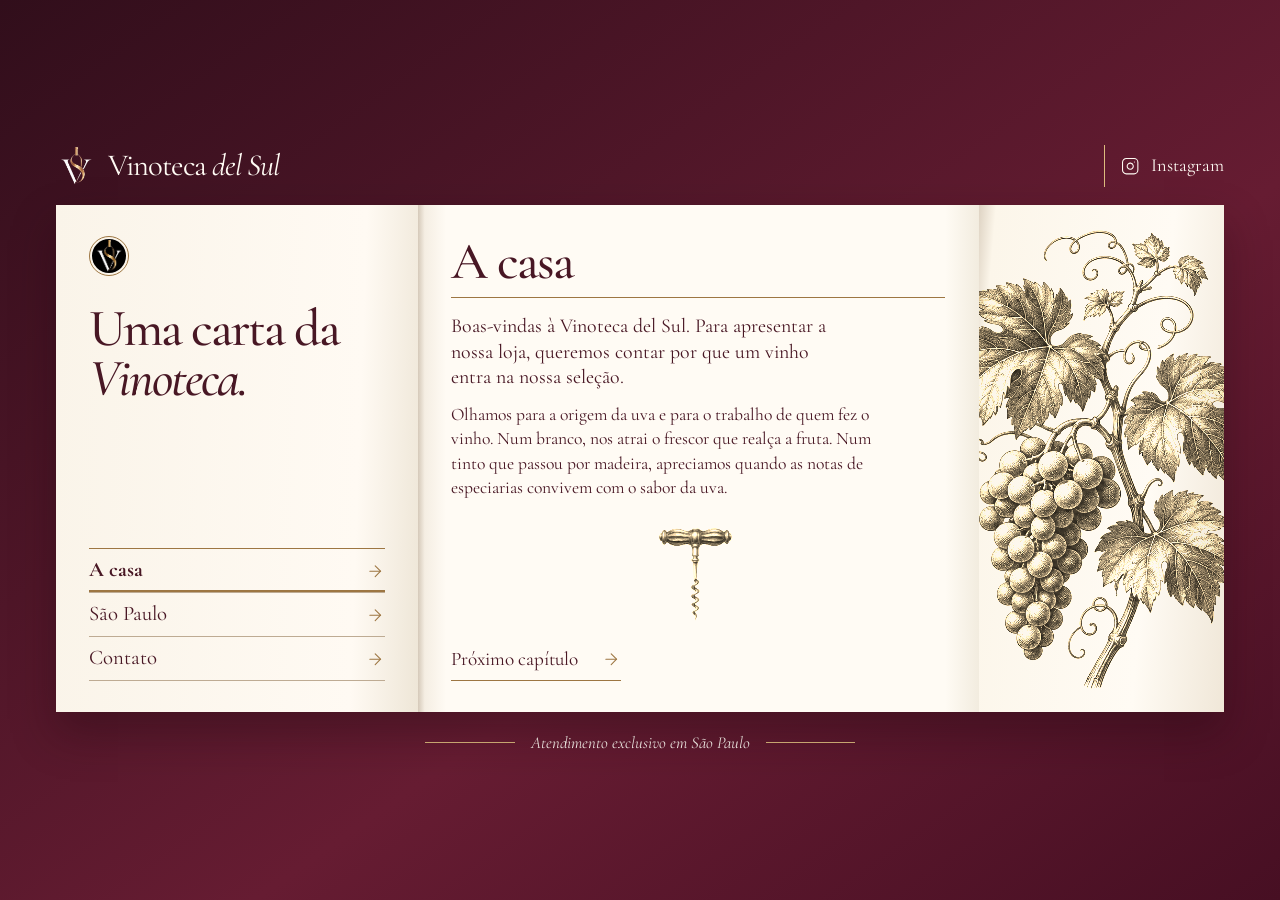
<file: index.html>
<!doctype html>
<html lang="pt-BR"><head>
<meta charset="utf-8"><meta name="viewport" content="width=device-width, initial-scale=1">
<title>Uma carta da Vinoteca del Sul</title><meta name="description" content="Uma carta da Vinoteca del Sul sobre a nossa curadoria de vinhos, as mesas de São Paulo e o prazer de descobrir o que há por trás de uma garrafa.">
<meta name="robots" content="noindex, nofollow">
<meta property="og:title" content="Uma carta da Vinoteca del Sul"><meta property="og:description" content="Uma carta da Vinoteca del Sul sobre a nossa curadoria de vinhos, as mesas de São Paulo e o prazer de descobrir o que há por trás de uma garrafa."><meta property="og:locale" content="pt_BR"><meta property="og:type" content="website"><meta property="og:image" content="/mesa-posta.webp">
<link rel="icon" type="image/jpeg" href="/perfil.jpg">
<link rel="preconnect" href="https://fonts.googleapis.com"><link rel="preconnect" href="https://fonts.gstatic.com" crossorigin><link rel="stylesheet" href="https://fonts.googleapis.com/css2?family=Cormorant+Garamond:ital,wght@0,400;0,500;0,600;0,700;1,400;1,500&amp;family=Barlow+Condensed:wght@300;400;500;600;700;800&amp;display=swap">
<style>*,::before,::after{box-sizing:border-box;border:0 solid;margin:0;padding:0}html{line-height:1.5;-webkit-text-size-adjust:100%;tab-size:4}a{color:inherit;text-decoration:inherit}img,svg{display:block;vertical-align:middle}img{max-width:100%;height:auto}small{font-size:80%}h1,h2{font-size:inherit;font-weight:inherit}</style>
<link rel="stylesheet" href="/landing.css">
</head><body><div class="v-letter" lang="pt-BR"><a class="v-skip" href="#a-casa">Ir para a carta</a><header class="v-mast"><a href="#a-casa" class="v-signature" aria-label="Vinoteca del Sul, início"><img src="perfil.jpg" alt="" width="48" height="48"><span>Vinoteca <i>del Sul</i></span></a><a href="https://www.instagram.com/vinotecadelsul/" class="v-social"><svg xmlns="http://www.w3.org/2000/svg" width="24" height="24" viewBox="0 0 24 24" fill="none" stroke="currentColor" stroke-width="2" stroke-linecap="round" stroke-linejoin="round" class="lucide lucide-instagram" aria-hidden="true"><rect width="20" height="20" x="2" y="2" rx="5" ry="5"></rect><path d="M16 11.37A4 4 0 1 1 12.63 8 4 4 0 0 1 16 11.37z"></path><line x1="17.5" x2="17.51" y1="6.5" y2="6.5"></line></svg>Instagram</a></header><main class="v-book" aria-label="Carta da Vinoteca del Sul"><div class="v-index"><img class="v-seal" src="perfil.jpg" width="52" height="52" alt=""><h1>Uma carta da <em>Vinoteca.</em></h1><nav aria-label="Capítulos da carta"><a href="#a-casa">A casa<svg xmlns="http://www.w3.org/2000/svg" width="24" height="24" viewBox="0 0 24 24" fill="none" stroke="currentColor" stroke-width="2" stroke-linecap="round" stroke-linejoin="round" class="lucide lucide-arrow-right" aria-hidden="true"><path d="M5 12h14"></path><path d="m12 5 7 7-7 7"></path></svg></a><a href="#sao-paulo">São Paulo<svg xmlns="http://www.w3.org/2000/svg" width="24" height="24" viewBox="0 0 24 24" fill="none" stroke="currentColor" stroke-width="2" stroke-linecap="round" stroke-linejoin="round" class="lucide lucide-arrow-right" aria-hidden="true"><path d="M5 12h14"></path><path d="m12 5 7 7-7 7"></path></svg></a><a href="#contato">Contato<svg xmlns="http://www.w3.org/2000/svg" width="24" height="24" viewBox="0 0 24 24" fill="none" stroke="currentColor" stroke-width="2" stroke-linecap="round" stroke-linejoin="round" class="lucide lucide-arrow-right" aria-hidden="true"><path d="M5 12h14"></path><path d="m12 5 7 7-7 7"></path></svg></a></nav></div><div class="v-pages"><section id="a-casa" tabindex="-1" aria-labelledby="casa-titulo"><h2 id="casa-titulo">A casa</h2><p>Boas-vindas à Vinoteca del Sul. Para apresentar a nossa loja, queremos contar por que um vinho entra na nossa seleção.</p><p>Olhamos para a origem da uva e para o trabalho de quem fez o vinho. Num branco, nos atrai o frescor que realça a fruta. Num tinto que passou por madeira, apreciamos quando as notas de especiarias convivem com o sabor da uva.</p><img class="v-tool" src="saca-rolhas.webp" alt="" width="500" height="666"><a class="v-turn" href="#sao-paulo" aria-label="Próximo capítulo, São Paulo">Próximo capítulo <svg xmlns="http://www.w3.org/2000/svg" width="24" height="24" viewBox="0 0 24 24" fill="none" stroke="currentColor" stroke-width="2" stroke-linecap="round" stroke-linejoin="round" class="lucide lucide-arrow-right" aria-hidden="true"><path d="M5 12h14"></path><path d="m12 5 7 7-7 7"></path></svg></a></section><section id="sao-paulo" tabindex="-1" aria-labelledby="sp-titulo"><h2 id="sp-titulo">São Paulo</h2><p>Atendemos exclusivamente em São Paulo. Por aqui, gostamos de conhecer os vinhos que já fazem parte da sua mesa.</p><p>Que garrafa você costuma abrir no almoço de domingo? Saber o que faz dela a sua preferida nos ajuda a reconhecer, entre os rótulos da casa, aquele que vale a pena lhe apresentar.</p><img class="v-photo" src="mesa-posta.webp" alt="Duas taças de vinho à luz da tarde" width="1440" height="1080"><a class="v-turn" href="#contato" aria-label="Próximo capítulo, contato">Próximo capítulo <svg xmlns="http://www.w3.org/2000/svg" width="24" height="24" viewBox="0 0 24 24" fill="none" stroke="currentColor" stroke-width="2" stroke-linecap="round" stroke-linejoin="round" class="lucide lucide-arrow-right" aria-hidden="true"><path d="M5 12h14"></path><path d="m12 5 7 7-7 7"></path></svg></a></section><section id="contato" tabindex="-1" aria-labelledby="contato-titulo"><h2 id="contato-titulo">Contato</h2><p>Foi um prazer receber você por aqui. Quando quiser conversar sobre vinho, escreva para a gente pelo WhatsApp.</p><p>Um abraço,<br><em>Vinoteca del Sul</em></p><div class="v-address"><a href="https://wa.me/5511956586000?text=Ol%C3%A1!%20Gostaria%20de%20conhecer%20melhor%20a%20Vinoteca%20del%20Sul."><svg xmlns="http://www.w3.org/2000/svg" width="24" height="24" viewBox="0 0 24 24" fill="none" stroke="currentColor" stroke-width="2" stroke-linecap="round" stroke-linejoin="round" class="lucide lucide-message-circle" aria-hidden="true"><path d="M2.992 16.342a2 2 0 0 1 .094 1.167l-1.065 3.29a1 1 0 0 0 1.236 1.168l3.413-.998a2 2 0 0 1 1.099.092 10 10 0 1 0-4.777-4.719"></path></svg><span>WhatsApp<small>(11) 95658-6000</small></span></a><a href="https://www.instagram.com/vinotecadelsul/"><svg xmlns="http://www.w3.org/2000/svg" width="24" height="24" viewBox="0 0 24 24" fill="none" stroke="currentColor" stroke-width="2" stroke-linecap="round" stroke-linejoin="round" class="lucide lucide-instagram" aria-hidden="true"><rect width="20" height="20" x="2" y="2" rx="5" ry="5"></rect><path d="M16 11.37A4 4 0 1 1 12.63 8 4 4 0 0 1 16 11.37z"></path><line x1="17.5" x2="17.51" y1="6.5" y2="6.5"></line></svg><span>Instagram<small>@vinotecadelsul</small></span></a></div><a class="v-turn" href="#a-casa">Voltar ao início <svg xmlns="http://www.w3.org/2000/svg" width="24" height="24" viewBox="0 0 24 24" fill="none" stroke="currentColor" stroke-width="2" stroke-linecap="round" stroke-linejoin="round" class="lucide lucide-arrow-right" aria-hidden="true"><path d="M5 12h14"></path><path d="m12 5 7 7-7 7"></path></svg></a></section></div><div class="v-plate" aria-hidden="true"><img src="videira.webp" alt="" width="680" height="906"></div></main><footer class="v-colophon"><span>Atendimento exclusivo em São Paulo</span></footer></div>
<script>
const pages = document.querySelector('.v-pages');
function chapter(url) {
  const hash = new URL(url).hash;
  return ['#sao-paulo', '#contato'].includes(hash) ? hash : '#a-casa';
}
window.addEventListener('hashchange', event => {
  if (chapter(event.oldURL) !== chapter(event.newURL)) pages.setAttribute('data-unfold', '');
});
</script>
</body></html>
</file>
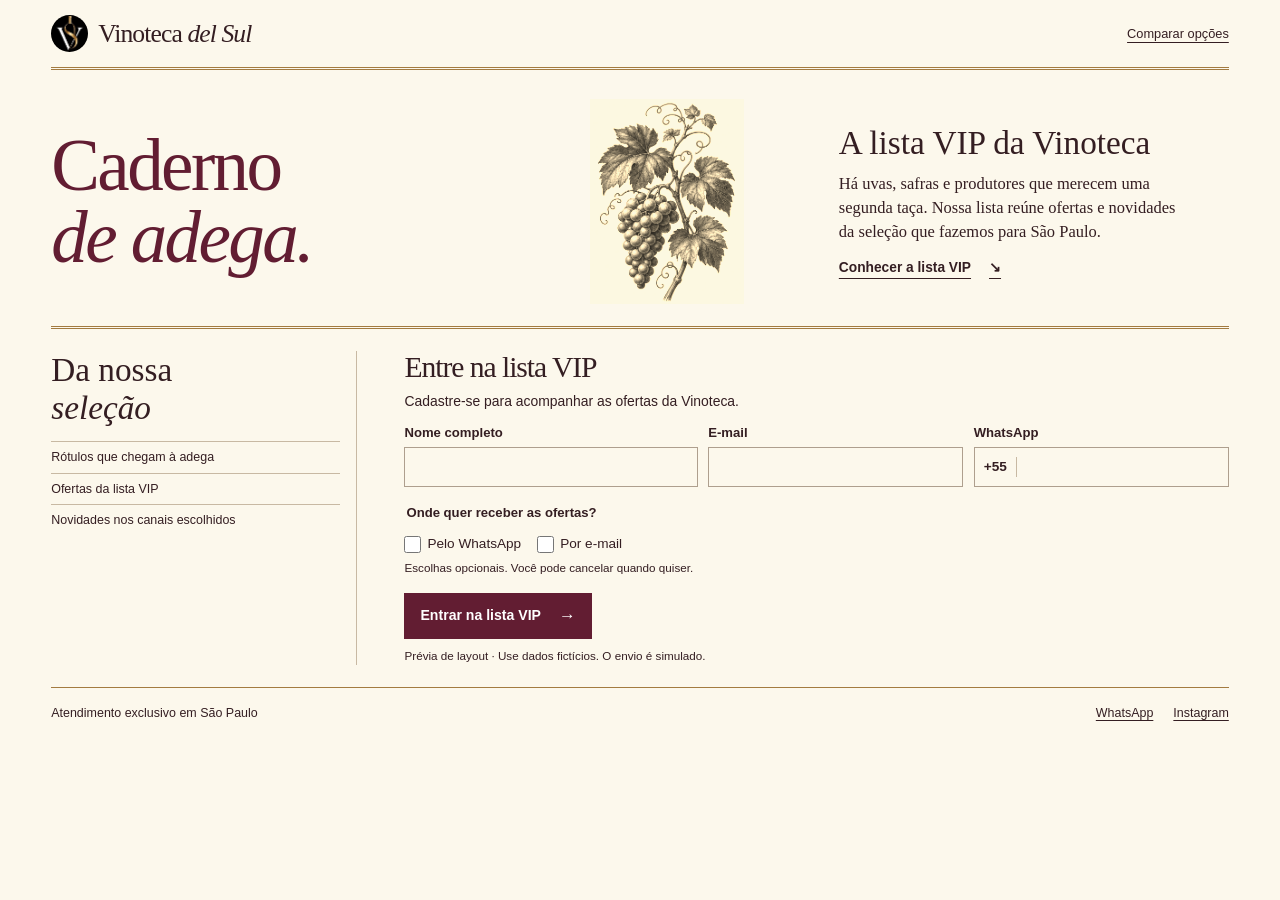
<file: lista-vip/caderno.html>
<!doctype html>
<html lang="pt-BR">
  <head>
    <meta charset="utf-8" />
    <meta name="viewport" content="width=device-width,initial-scale=1" />
    <meta name="robots" content="noindex,nofollow" />
    <title>Caderno de adega · Vinoteca del Sul</title>
    <link rel="icon" href="recursos/perfil.jpg" />
    <link rel="stylesheet" href="estilo.css" />
    <script src="cadastro.js" defer></script>
  </head>
  <body class="caderno">
    <header class="mast">
      <a class="brand" href="index.html" aria-label="Vinoteca del Sul, comparar opções"
        ><img src="recursos/perfil.jpg" width="37" height="37" alt="" /><span
          >Vinoteca <i>del Sul</i></span
        ></a
      ><a class="compare" href="index.html">Comparar opções</a>
    </header>
    <main class="caderno-main">
      <header class="spread">
        <div>
          <h1>Caderno<br /><em>de adega.</em></h1>
        </div>
        <img src="recursos/videira.webp" alt="" />
        <div class="spread-note">
          <h2>A lista VIP da Vinoteca</h2>
          <p>
            Há uvas, safras e produtores que merecem uma segunda taça. Nossa lista reúne ofertas e
            novidades da seleção que fazemos para São Paulo.
          </p>
          <a class="intro-link" href="#cadastro"
            >Conhecer a lista VIP <span aria-hidden="true">↘</span></a
          >
        </div>
      </header>
      <div class="registry">
        <aside>
          <h2>Da nossa<br /><em>seleção</em></h2>
          <ul>
            <li>Rótulos que chegam à adega</li>
            <li>Ofertas da lista VIP</li>
            <li>Novidades nos canais escolhidos</li>
          </ul>
        </aside>
        <section class="register" id="cadastro" aria-labelledby="ft">
          <form method="dialog" data-steps="false">
            <h2 id="ft">Entre na lista VIP</h2>
            <p class="form-deck">Cadastre-se para acompanhar as ofertas da Vinoteca.</p>
            <div class="fields" data-contact>
              <label>Nome completo<input required autocomplete="name" maxlength="120" /></label
              ><label
                >E-mail<input required type="email" autocomplete="email" maxlength="254" /></label
              ><label
                >WhatsApp<span class="phone"
                  ><span>+55</span
                  ><input
                    required
                    type="tel"
                    inputmode="tel"
                    autocomplete="tel-national"
                    pattern="\(?[1-9][0-9]\)?[ .-]?[0-9]{4,5}[ .-]?[0-9]{4}"
                    title="Informe o DDD e o número, por exemplo (11) 99999-9999" /></span
              ></label>
            </div>
            <fieldset data-channels>
              <legend>Onde quer receber as ofertas?</legend>
              <label><input type="checkbox" /> Pelo WhatsApp</label
              ><label><input type="checkbox" /> Por e-mail</label
              ><small>Escolhas opcionais. Você pode cancelar quando quiser.</small>
            </fieldset>
            <div class="actions">
              <button class="action submit" type="submit">
                Entrar na lista VIP <span aria-hidden="true">→</span>
              </button>
            </div>
            <p class="demo">Prévia de layout · Use dados fictícios. O envio é simulado.</p>
          </form>
          <div class="receipt" role="status" tabindex="-1" hidden>
            <h2>Cadastro simulado.</h2>
            <p>Na versão final, a confirmação aparecerá depois que o CRM receber o cadastro.</p>
            <button type="button" class="action restart">
              Testar novamente <span aria-hidden="true">↺</span>
            </button>
          </div>
        </section>
      </div>
    </main>
    <footer>
      <span>Atendimento exclusivo em São Paulo</span>
      <div>
        <a href="https://wa.me/5511956586000">WhatsApp</a
        ><a href="https://www.instagram.com/vinotecadelsul/">Instagram</a>
      </div>
    </footer>
  </body>
</html>
</file>
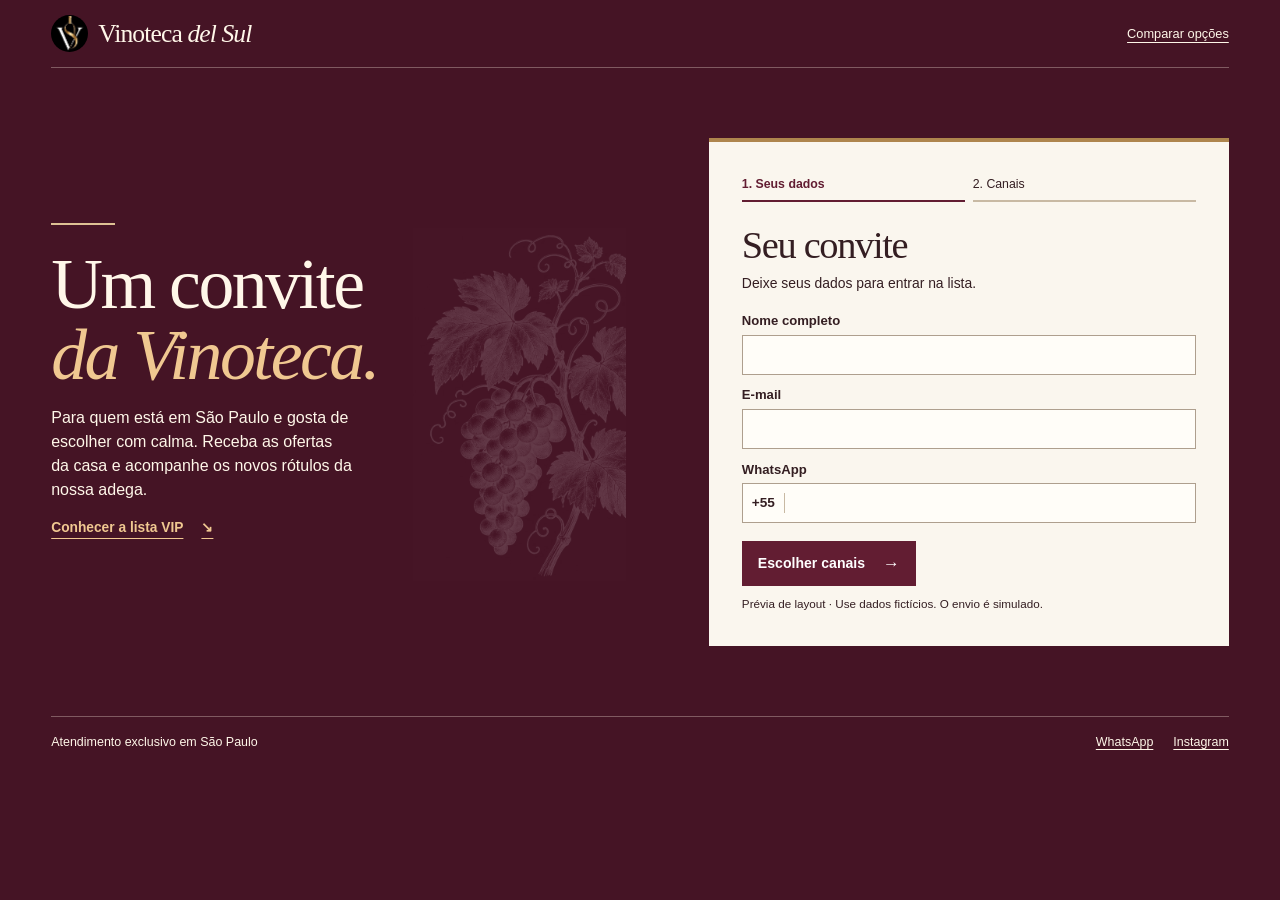
<file: lista-vip/convite.html>
<!doctype html>
<html lang="pt-BR">
  <head>
    <meta charset="utf-8" />
    <meta name="viewport" content="width=device-width,initial-scale=1" />
    <meta name="robots" content="noindex,nofollow" />
    <title>Convite rubi · Vinoteca del Sul</title>
    <link rel="icon" href="recursos/perfil.jpg" />
    <link rel="stylesheet" href="estilo.css" />
    <script src="cadastro.js" defer></script>
  </head>
  <body class="convite">
    <header class="mast">
      <a class="brand" href="index.html" aria-label="Vinoteca del Sul, comparar opções"
        ><img src="recursos/perfil.jpg" width="37" height="37" alt="" /><span
          >Vinoteca <i>del Sul</i></span
        ></a
      ><a class="compare" href="index.html">Comparar opções</a>
    </header>
    <main class="convite-main">
      <div class="invitation">
        <div class="gold-rule"></div>
        <h1>Um convite<br /><em>da Vinoteca.</em></h1>
        <p>
          Para quem está em São Paulo e gosta de escolher com calma. Receba as ofertas da casa e
          acompanhe os novos rótulos da nossa adega.
        </p>
        <a class="intro-link" href="#cadastro"
          >Conhecer a lista VIP <span aria-hidden="true">↘</span></a
        ><img class="inv-vine" src="recursos/videira.webp" alt="" />
      </div>
      <div class="wallet">
        <div class="stepper" aria-live="polite">
          <span data-one aria-current="step">1. Seus dados</span><span data-two>2. Canais</span>
        </div>
        <section class="register" id="cadastro" aria-labelledby="ft">
          <form method="dialog" data-steps="true">
            <h2 id="ft">Seu convite</h2>
            <p class="form-deck">Deixe seus dados para entrar na lista.</p>
            <div class="fields" data-contact>
              <label>Nome completo<input required autocomplete="name" maxlength="120" /></label
              ><label
                >E-mail<input required type="email" autocomplete="email" maxlength="254" /></label
              ><label
                >WhatsApp<span class="phone"
                  ><span>+55</span
                  ><input
                    required
                    type="tel"
                    inputmode="tel"
                    autocomplete="tel-national"
                    pattern="\(?[1-9][0-9]\)?[ .-]?[0-9]{4,5}[ .-]?[0-9]{4}"
                    title="Informe o DDD e o número, por exemplo (11) 99999-9999" /></span
              ></label>
            </div>
            <fieldset data-channels hidden>
              <legend>Onde quer receber as ofertas?</legend>
              <label><input type="checkbox" /> Pelo WhatsApp</label
              ><label><input type="checkbox" /> Por e-mail</label
              ><small>Escolhas opcionais. Você pode cancelar quando quiser.</small>
            </fieldset>
            <div class="actions">
              <button type="button" class="back" hidden>Voltar</button
              ><button type="button" class="action next">
                Escolher canais <span aria-hidden="true">→</span></button
              ><button class="action submit" type="submit" hidden>
                Entrar na lista VIP <span aria-hidden="true">→</span>
              </button>
            </div>
            <p class="demo">Prévia de layout · Use dados fictícios. O envio é simulado.</p>
          </form>
          <div class="receipt" role="status" tabindex="-1" hidden>
            <h2>Cadastro simulado.</h2>
            <p>Na versão final, a confirmação aparecerá depois que o CRM receber o cadastro.</p>
            <button type="button" class="action restart">
              Testar novamente <span aria-hidden="true">↺</span>
            </button>
          </div>
        </section>
      </div>
    </main>
    <footer>
      <span>Atendimento exclusivo em São Paulo</span>
      <div>
        <a href="https://wa.me/5511956586000">WhatsApp</a
        ><a href="https://www.instagram.com/vinotecadelsul/">Instagram</a>
      </div>
    </footer>
  </body>
</html>
</file>
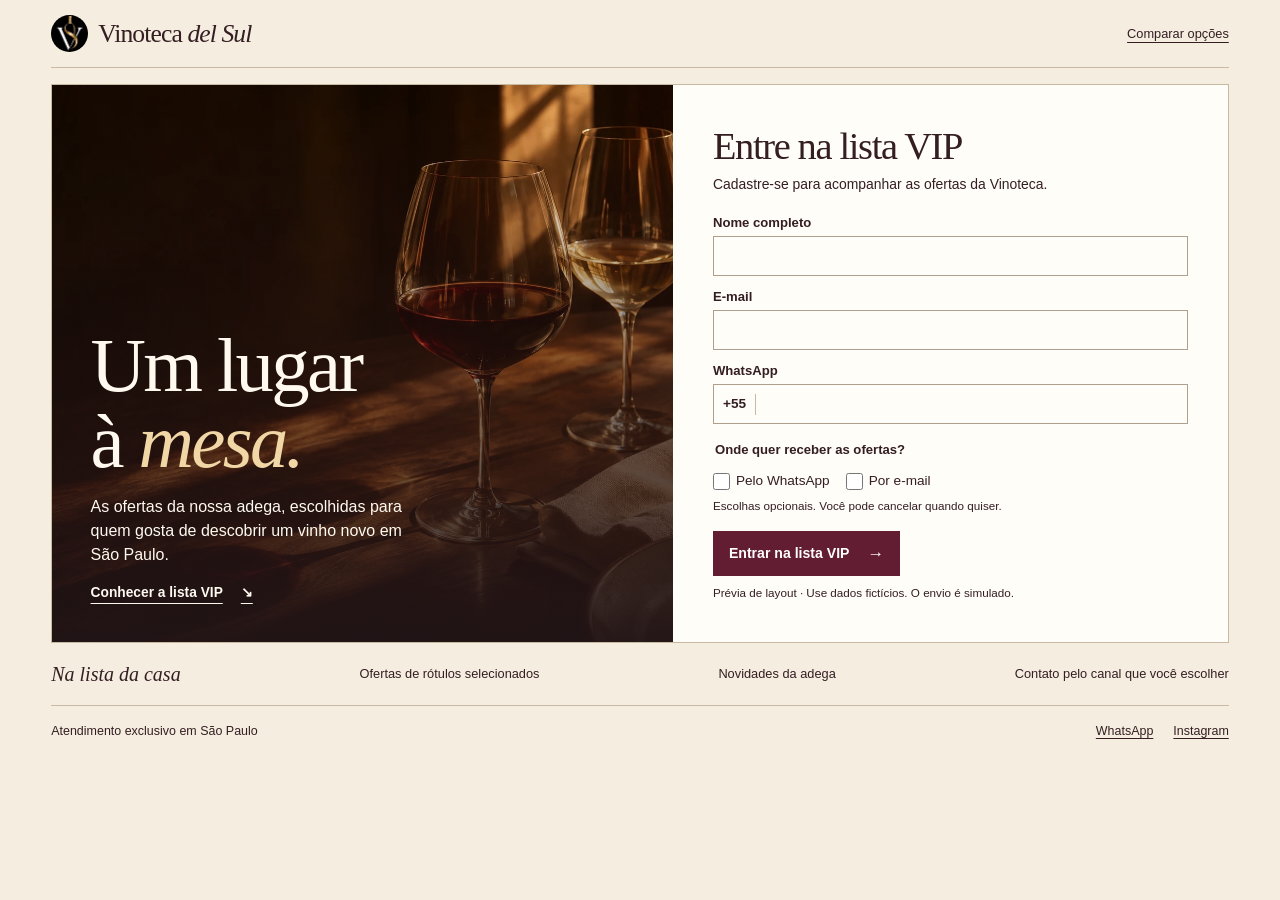
<file: lista-vip/mesa.html>
<!doctype html>
<html lang="pt-BR">
  <head>
    <meta charset="utf-8" />
    <meta name="viewport" content="width=device-width,initial-scale=1" />
    <meta name="robots" content="noindex,nofollow" />
    <title>À mesa · Vinoteca del Sul</title>
    <link rel="icon" href="recursos/perfil.jpg" />
    <link rel="stylesheet" href="estilo.css" />
    <script src="cadastro.js" defer></script>
  </head>
  <body class="mesa">
    <header class="mast">
      <a class="brand" href="index.html" aria-label="Vinoteca del Sul, comparar opções"
        ><img src="recursos/perfil.jpg" width="37" height="37" alt="" /><span
          >Vinoteca <i>del Sul</i></span
        ></a
      ><a class="compare" href="index.html">Comparar opções</a>
    </header>
    <main class="mesa-main">
      <div class="scene">
        <img src="recursos/mesa-posta.webp" alt="Duas taças de vinho à luz da tarde" />
        <div class="scene-copy">
          <h1>Um lugar <br />à <em>mesa.</em></h1>
          <p>
            As ofertas da nossa adega, escolhidas para quem gosta de descobrir um vinho novo em São
            Paulo.
          </p>
          <a class="intro-link" href="#cadastro"
            >Conhecer a lista VIP <span aria-hidden="true">↘</span></a
          >
        </div>
      </div>
      <div class="desk">
        <section class="register" id="cadastro" aria-labelledby="ft">
          <form method="dialog" data-steps="false">
            <h2 id="ft">Entre na lista VIP</h2>
            <p class="form-deck">Cadastre-se para acompanhar as ofertas da Vinoteca.</p>
            <div class="fields" data-contact>
              <label>Nome completo<input required autocomplete="name" maxlength="120" /></label
              ><label
                >E-mail<input required type="email" autocomplete="email" maxlength="254" /></label
              ><label
                >WhatsApp<span class="phone"
                  ><span>+55</span
                  ><input
                    required
                    type="tel"
                    inputmode="tel"
                    autocomplete="tel-national"
                    pattern="\(?[1-9][0-9]\)?[ .-]?[0-9]{4,5}[ .-]?[0-9]{4}"
                    title="Informe o DDD e o número, por exemplo (11) 99999-9999" /></span
              ></label>
            </div>
            <fieldset data-channels>
              <legend>Onde quer receber as ofertas?</legend>
              <label><input type="checkbox" /> Pelo WhatsApp</label
              ><label><input type="checkbox" /> Por e-mail</label
              ><small>Escolhas opcionais. Você pode cancelar quando quiser.</small>
            </fieldset>
            <div class="actions">
              <button class="action submit" type="submit">
                Entrar na lista VIP <span aria-hidden="true">→</span>
              </button>
            </div>
            <p class="demo">Prévia de layout · Use dados fictícios. O envio é simulado.</p>
          </form>
          <div class="receipt" role="status" tabindex="-1" hidden>
            <h2>Cadastro simulado.</h2>
            <p>Na versão final, a confirmação aparecerá depois que o CRM receber o cadastro.</p>
            <button type="button" class="action restart">
              Testar novamente <span aria-hidden="true">↺</span>
            </button>
          </div>
        </section>
      </div>
    </main>
    <aside class="benefits">
      <h2>Na lista da casa</h2>
      <p>Ofertas de rótulos selecionados</p>
      <p>Novidades da adega</p>
      <p>Contato pelo canal que você escolher</p>
    </aside>
    <footer>
      <span>Atendimento exclusivo em São Paulo</span>
      <div>
        <a href="https://wa.me/5511956586000">WhatsApp</a
        ><a href="https://www.instagram.com/vinotecadelsul/">Instagram</a>
      </div>
    </footer>
  </body>
</html>
</file>
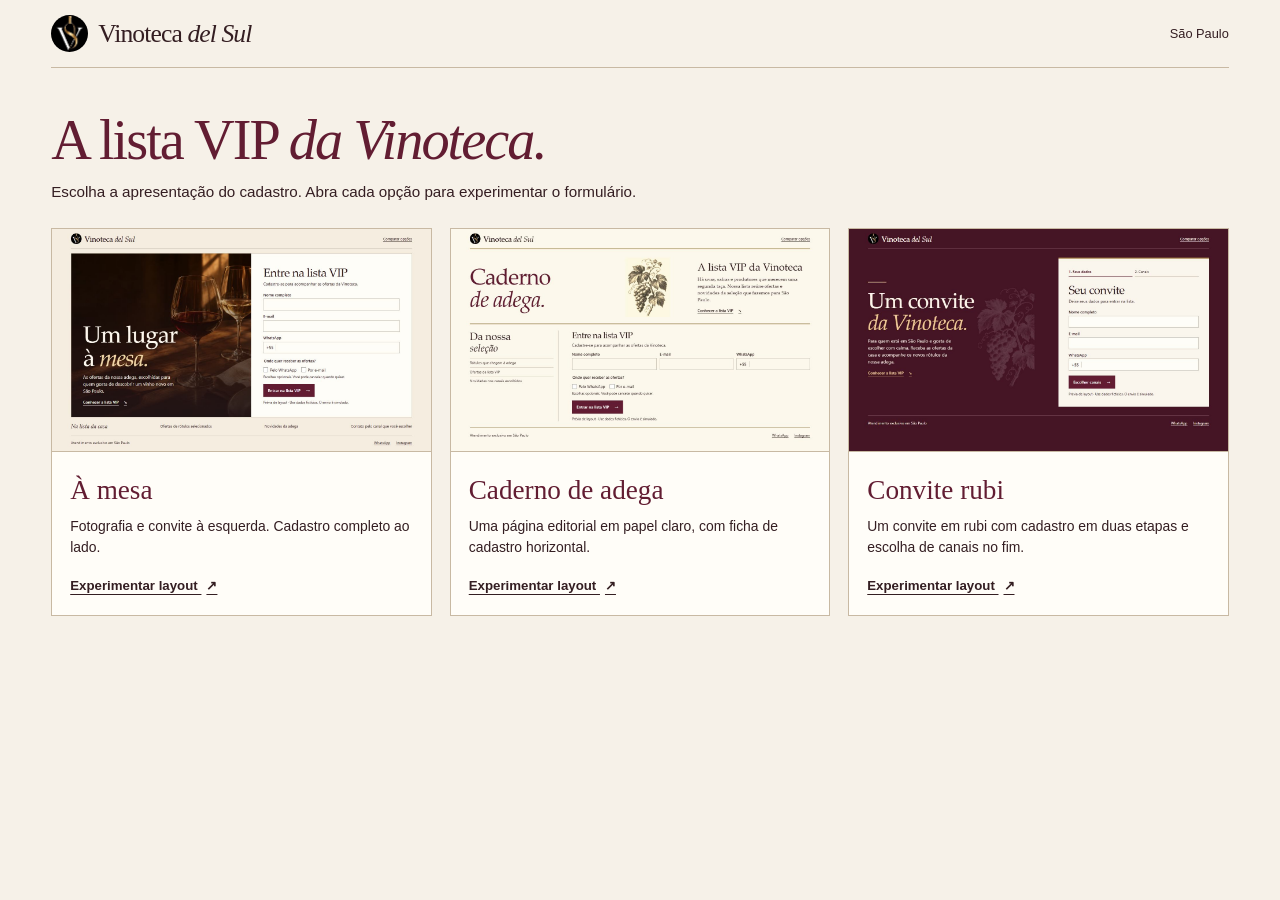
<file: lista-vip/opcoes.html>
<!doctype html>
<html lang="pt-BR">
  <head>
    <meta charset="utf-8" />
    <meta name="viewport" content="width=device-width,initial-scale=1" />
    <meta name="robots" content="noindex,nofollow" />
    <title>Escolha o layout · Vinoteca del Sul</title>
    <link rel="icon" href="recursos/perfil.jpg" />
    <link rel="stylesheet" href="estilo.css" />
    <script src="cadastro.js" defer></script>
  </head>
  <body class="gallery">
    <header class="mast">
      <a class="brand" href="index.html" aria-label="Vinoteca del Sul, comparar opções"
        ><img src="recursos/perfil.jpg" width="37" height="37" alt="" /><span
          >Vinoteca <i>del Sul</i></span
        ></a
      ><span class="locale">São Paulo</span>
    </header>
    <main>
      <div class="gallery-head">
        <h1>A lista VIP <em>da Vinoteca.</em></h1>
        <p>Escolha a apresentação do cadastro. Abra cada opção para experimentar o formulário.</p>
      </div>
      <div class="options">
        <a class="option mesa-option" href="mesa.html"
          ><img src="recursos/previa-mesa.jpg" alt="Prévia do layout À mesa" />
          <div>
            <h2>À mesa</h2>
            <p>Fotografia e convite à esquerda. Cadastro completo ao lado.</p>
            <span>Experimentar layout <b aria-hidden="true">↗</b></span>
          </div></a
        ><a class="option caderno-option" href="caderno.html"
          ><img src="recursos/previa-caderno.jpg" alt="Prévia do layout Caderno de adega" />
          <div>
            <h2>Caderno de adega</h2>
            <p>Uma página editorial em papel claro, com ficha de cadastro horizontal.</p>
            <span>Experimentar layout <b aria-hidden="true">↗</b></span>
          </div></a
        ><a class="option convite-option" href="convite.html"
          ><img src="recursos/previa-convite.jpg" alt="Prévia do layout Convite rubi" />
          <div>
            <h2>Convite rubi</h2>
            <p>Um convite em rubi com cadastro em duas etapas e escolha de canais no fim.</p>
            <span>Experimentar layout <b aria-hidden="true">↗</b></span>
          </div></a
        >
      </div>
    </main>
  </body>
</html>
</file>
<file: landing.css>
.v-letter {
  --ruby: #661c32;
  --wine-ink: #481724;
  --gold: #ddbc7e;
  --bronze: #9d7642;
  --paper: #fffbf4;
  --serif: "Cormorant Garamond", Georgia, serif;
  min-height: 100svh;
  padding: 0 clamp(1rem, 4.3vw, 5rem);
  background: linear-gradient(145deg, #310e1b 0%, var(--ruby) 60%, #470f23 100%);
  color: var(--paper);
  font-family: var(--serif);
}
.v-letter ::selection {
  background: #edd4aa;
  color: var(--wine-ink);
}
.v-letter :is(a, section):focus-visible {
  outline: 2px solid currentColor;
  outline-offset: 3px;
}
.v-letter .v-skip {
  position: absolute;
  left: 1rem;
  top: -6rem;
  z-index: 3;
  padding: 0.6rem 1rem;
  background: var(--paper);
  color: var(--wine-ink);
}
.v-letter .v-skip:focus {
  top: 1rem;
}
.v-mast,
.v-book,
.v-colophon {
  max-width: 96rem;
  margin-inline: auto;
}
.v-mast {
  display: flex;
  align-items: center;
  justify-content: space-between;
  gap: 1rem;
  padding-block: clamp(1rem, 2.7vw, 2.4rem);
}
.v-signature,
.v-social,
.v-turn,
.v-address a {
  display: flex;
  align-items: center;
  gap: 0.75rem;
}
.v-signature {
  font-size: clamp(1.65rem, 3vw, 3.2rem);
  letter-spacing: -0.035em;
  line-height: 1;
}
.v-signature img {
  width: clamp(2.3rem, 3.5vw, 3.4rem);
  mix-blend-mode: screen;
}
.v-social {
  font-size: 1.15rem;
  padding: 0.45rem 0 0.45rem 1rem;
  border-left: 1px solid var(--gold);
}
.v-social svg,
.v-address svg,
.v-turn svg,
.v-index nav svg {
  width: 1.15rem;
  height: 1.15rem;
  stroke-width: 1.4;
  flex: none;
}
.v-book {
  display: grid;
  grid-template-columns: 34% 44% 22%;
  color: var(--wine-ink);
  background: var(--paper);
  box-shadow: 0 1.3rem 2.5rem #23081060;
  position: relative;
}
.v-index,
.v-pages,
.v-plate {
  position: relative;
  min-width: 0;
}
.v-index {
  padding: clamp(1.6rem, 3.6vw, 4.2rem);
  display: flex;
  flex-direction: column;
  align-items: flex-start;
  background: linear-gradient(92deg, #faf4e9, #fffaf3 82%, #eee6d7);
}
.v-seal {
  width: clamp(2.4rem, 4.2vw, 4rem);
  height: auto;
  border-radius: 50%;
  padding: 2px;
  border: 1px solid var(--bronze);
}
.v-index h1 {
  font-family: var(--serif);
  font-size: clamp(3.6rem, 6.45vw, 7rem);
  font-weight: 500;
  line-height: 0.88;
  letter-spacing: -0.038em;
  margin: clamp(1.5rem, 4vw, 4.5rem) 0;
}
.v-index h1 em {
  display: block;
  font-weight: 500;
}
.v-index nav {
  margin-top: auto;
  width: 100%;
  border-top: 1px solid var(--bronze);
}
.v-index nav a {
  display: flex;
  align-items: center;
  justify-content: space-between;
  gap: 0.5rem;
  min-height: 44px;
  padding: 0.46em 0;
  border-bottom: 1px solid #beab93;
  font-size: clamp(1.25rem, 2vw, 2rem);
  line-height: 1.2;
}
.v-index nav svg {
  color: var(--bronze);
}
.v-book:not(:has(#sao-paulo:target, #contato:target)) a[href="#a-casa"]:first-child,
.v-book:has(#sao-paulo:target) nav a[href="#sao-paulo"],
.v-book:has(#contato:target) nav a[href="#contato"] {
  box-shadow: inset 0 -2px var(--bronze);
  font-weight: 700;
}
.v-pages {
  background: linear-gradient(
    90deg,
    #d5c9b9 0%,
    #f5eee3 1.2%,
    var(--paper) 5%,
    var(--paper) 94%,
    #f2ecdf 100%
  );
}
.v-pages section {
  padding: clamp(1.8rem, 3.6vw, 4rem);
  display: flex;
  flex-direction: column;
  align-items: flex-start;
  min-height: clamp(35rem, 44vw, 45rem);
  scroll-margin-top: 6rem;
}
.v-pages section:not(:first-child) {
  display: none;
}
.v-pages:has(section:not(:first-child):target) section:first-child {
  display: none;
}
.v-pages section:target {
  display: flex;
}
.v-pages h2 {
  width: 100%;
  border-bottom: 1px solid var(--bronze);
  padding-bottom: 0.18em;
  margin-bottom: 0.24em;
  font-family: var(--serif);
  font-weight: 500;
  font-size: clamp(3.1rem, 6.6vw, 7rem);
  line-height: 1;
  letter-spacing: -0.035em;
}
.v-pages p {
  font-size: clamp(1.35rem, 2.05vw, 2.1rem);
  line-height: 1.16;
  max-width: 32ch;
}
.v-pages p + p {
  margin-top: 0.65em;
  max-width: 46ch;
  font-size: clamp(1.2rem, 1.55vw, 1.55rem);
  line-height: 1.35;
}
.v-tool {
  width: auto;
  height: clamp(9.5rem, 13vw, 15rem);
  align-self: center;
  object-fit: contain;
  margin: 0.5rem auto;
  mix-blend-mode: multiply;
  filter: grayscale(1) sepia(0.8) brightness(1.2) contrast(1.08);
}
.v-turn {
  margin-top: auto;
  min-height: 44px;
  justify-content: space-between;
  gap: 1.5rem;
  font-size: clamp(1.2rem, 1.8vw, 1.8rem);
  line-height: 1.25;
  border-bottom: 1px solid var(--bronze);
}
.v-turn svg {
  color: var(--bronze);
}
.v-photo {
  width: 100%;
  height: clamp(9rem, 15vw, 17rem);
  object-fit: cover;
  object-position: center 60%;
  margin-block: 1.3rem;
}
.v-address {
  width: 100%;
  margin: 2rem 0;
}
.v-address a {
  padding: 1rem 0;
  border-block-end: 1px solid #cfbfa9;
  font-size: 1.6rem;
  line-height: 1.1;
}
.v-address small {
  display: block;
  margin-top: 0.4rem;
  font:
    0.9rem/1.3 system-ui,
    sans-serif;
}
.v-plate {
  overflow: hidden;
  background: linear-gradient(95deg, #ded3c3 0%, #fcf6ea 6%, #fffbf4 68%, #f0e7d8 100%);
}
.v-plate img {
  position: absolute;
  width: 145%;
  max-width: none;
  height: 98%;
  top: 1%;
  left: -26%;
  object-fit: contain;
  mix-blend-mode: multiply;
  filter: grayscale(1) sepia(0.8) brightness(1.2) contrast(1.08);
}
.v-colophon {
  display: flex;
  align-items: center;
  justify-content: center;
  gap: 1rem;
  text-align: center;
  padding: clamp(1.5rem, 3vw, 3rem) 0;
  font-size: clamp(1.05rem, 1.6vw, 1.5rem);
  font-style: italic;
}
.v-colophon::before,
.v-colophon::after {
  content: "";
  height: 1px;
  width: clamp(1rem, 7vw, 8rem);
  background: var(--gold);
}
.v-letter a:hover {
  text-decoration: underline;
  text-underline-offset: 0.19em;
}
@media (prefers-reduced-motion: no-preference) {
  .v-pages[data-unfold] {
    --fold-start: rotateY(73deg);
    --fold-hinge: left center;
    --fold-light: 90deg;
    overflow: clip;
  }
  .v-pages[data-unfold] section {
    position: relative;
    transform-origin: var(--fold-hinge);
    animation: v-unfold 650ms cubic-bezier(0.19, 0.72, 0.22, 1);
  }
  .v-pages[data-unfold] section::after {
    content: "";
    position: absolute;
    inset: 0;
    pointer-events: none;
    background: linear-gradient(var(--fold-light), #78533152, #e5cc9d38 34%, transparent 72%);
    opacity: 0;
    animation: v-fold-light 650ms ease-out;
  }
  @keyframes v-unfold {
    from,
    to {
      background: inherit;
    }
    from {
      transform: perspective(1100px) var(--fold-start);
      box-shadow: 0 0.7rem 1.2rem #48261840;
    }
    to {
      transform: perspective(1100px) rotate3d(0, 1, 0, 0deg);
      box-shadow: 0 0 0 transparent;
    }
  }
  @keyframes v-fold-light {
    from {
      opacity: 1;
    }
    to {
      opacity: 0;
    }
  }
}
@media (min-width: 681px) {
  .v-letter {
    display: grid;
    align-content: center;
    grid-template-columns: minmax(0, 73rem);
    justify-content: center;
  }
  .v-mast,
  .v-book,
  .v-colophon {
    width: 100%;
  }
  .v-mast {
    padding-block: clamp(0.65rem, 2svh, 1.2rem);
  }
  .v-signature {
    font-size: clamp(1.65rem, 2.4vw, 2.1rem);
  }
  .v-signature img,
  .v-seal {
    width: 2.5rem;
  }
  .v-book {
    grid-template-columns: 31% 48% 21%;
  }
  .v-index,
  .v-pages section {
    padding: clamp(1rem, 3.4svh, 2rem) clamp(1.25rem, 2.6vw, 2.4rem);
  }
  .v-index h1 {
    margin-block: clamp(1rem, 3.2svh, 1.8rem);
    font-size: clamp(2.75rem, 4.1vw, 3.5rem);
    line-height: 0.95;
    text-wrap: balance;
  }
  .v-index nav a {
    font-size: 1.3rem;
    padding-block: 0.3em;
  }
  .v-pages section {
    min-height: min(30rem, calc(100svh - 7.5rem));
  }
  .v-pages h2 {
    font-size: clamp(2.6rem, 5.8svh, 3.65rem);
    margin-bottom: 0.3em;
  }
  .v-pages p {
    max-width: 44ch;
    font-size: clamp(1.2rem, 1.55vw, 1.4rem);
    line-height: 1.3;
    text-wrap: pretty;
  }
  .v-pages p + p {
    margin-top: 0.65em;
    max-width: 54ch;
    font-size: clamp(1.1rem, 1.3vw, 1.2rem);
    line-height: 1.4;
  }
  .v-tool,
  .v-photo {
    height: clamp(4rem, 13svh, 7.5rem);
    margin-block: 0.6rem;
  }
  .v-address {
    margin-block: 0.75rem;
  }
  .v-address a {
    padding-block: 0.6rem;
    font-size: 1.25rem;
  }
  .v-address small {
    margin-top: 0.2rem;
  }
  .v-turn {
    font-size: 1.2rem;
  }
  .v-colophon {
    padding-block: clamp(0.65rem, 2svh, 1.2rem);
    font-size: 1.05rem;
  }
}
@media (min-width: 681px) and (max-width: 900px) {
  .v-book {
    grid-template-columns: 31% 55% 14%;
  }
}
@media (max-width: 680px) {
  .v-letter {
    padding-inline: 0.85rem;
  }
  .v-mast {
    padding: 1rem 0.25rem;
  }
  .v-social {
    font-size: 1rem;
    gap: 0.35rem;
    padding-left: 0.65rem;
  }
  .v-book {
    grid-template-columns: minmax(0, 1fr);
  }
  .v-index {
    isolation: isolate;
    overflow: hidden;
    padding: 1.4rem 1.25rem 0.8rem;
    background: linear-gradient(178deg, #fffaf2 80%, #eae0d1);
  }
  .v-index::before {
    content: "";
    position: absolute;
    z-index: -1;
    right: -7%;
    top: -13%;
    width: 43%;
    height: 85%;
    background: url("./videira.webp") center/contain no-repeat;
    mix-blend-mode: multiply;
    filter: grayscale(1) sepia(0.8) brightness(1.2) contrast(1.08);
    opacity: 0.64;
  }
  .v-seal {
    display: none;
  }
  .v-index h1 {
    max-width: 76%;
    font-size: clamp(2.7rem, 9.8vw, 4.3rem);
    margin: 0 0 1.3rem;
  }
  .v-index nav {
    display: flex;
    justify-content: space-between;
    gap: 0.5rem;
  }
  .v-index nav a {
    font-size: 1.15rem;
    border: 0;
  }
  .v-index nav svg {
    display: none;
  }
  .v-pages {
    background: linear-gradient(180deg, #d8cbb8 0%, var(--paper) 2.2%);
  }
  .v-pages[data-unfold] {
    --fold-start: rotateX(-78deg);
    --fold-hinge: center top;
    --fold-light: 180deg;
  }
  .v-pages section {
    padding: 1.5rem 1.25rem;
    min-height: 27.5rem;
    scroll-margin-top: 0.75rem;
  }
  .v-pages h2 {
    font-size: 3.3rem;
  }
  .v-pages p {
    font-size: 1.35rem;
    line-height: 1.35;
    text-wrap: pretty;
  }
  .v-pages p + p {
    margin-top: 0.85em;
    font-size: 1.25rem;
    line-height: 1.45;
  }
  .v-tool {
    height: 8.5rem;
  }
  .v-plate {
    display: none;
  }
}
</file>
<file: lista-vip/estilo.css>
:root {
  --ruby: #621d32;
  --ink: #341e22;
  --paper: #faf6ee;
  --light: #fffdf8;
  --gold: #a37b40;
  --line: #c8b9a3;
  --serif: "Baskerville", "Palatino Linotype", Georgia, serif;
  --sans: "Segoe UI", Arial, sans-serif;
}
* {
  box-sizing: border-box;
}
body {
  margin: 0;
  background: var(--paper);
  color: var(--ink);
  font: 1rem/1.5 var(--sans);
}
h1,
h2,
p,
ul,
fieldset {
  margin: 0;
}
h1,
h2 {
  font-family: var(--serif);
  font-weight: 400;
}
h1 {
  font-size: clamp(3rem, 5vw, 5.4rem);
  line-height: 0.98;
  letter-spacing: -0.035em;
}
h1 em,
h2 em {
  font-weight: 400;
}
img {
  display: block;
  max-width: 100%;
}
a {
  color: inherit;
}
button,
input {
  font: inherit;
}
button {
  cursor: pointer;
}
button:focus-visible,
a:focus-visible,
input:focus-visible {
  outline: 3px solid #b48540;
  outline-offset: 3px;
}
[hidden] {
  display: none !important;
}
.mast,
main,
footer,
.benefits {
  width: min(1180px, 92%);
  margin-inline: auto;
}
.mast,
footer,
.brand,
.compare,
.actions,
.intro-link {
  display: flex;
  align-items: center;
}
.mast {
  justify-content: space-between;
  padding: 15px 0;
  border-bottom: 1px solid var(--line);
}
.brand {
  gap: 10px;
  text-decoration: none;
  font: clamp(1.28rem, 2vw, 1.72rem)/1 var(--serif);
  letter-spacing: -0.035em;
}
.brand img {
  border-radius: 50%;
}
.compare,
.locale {
  font-size: 0.8rem;
}
.compare {
  text-underline-offset: 4px;
}
footer {
  gap: 16px;
  justify-content: space-between;
  padding: 16px 0;
  font-size: 0.78rem;
}
footer div {
  display: flex;
  gap: 20px;
}
footer a {
  text-underline-offset: 3px;
}
.intro-link {
  width: fit-content;
  gap: 18px;
  font-size: 0.86rem;
  font-weight: 600;
  text-underline-offset: 6px;
}
.register {
  scroll-margin-top: 20px;
}
.register h2 {
  font-size: clamp(1.85rem, 3vw, 2.8rem);
  line-height: 1.12;
  letter-spacing: -0.035em;
}
.form-deck,
.receipt p {
  font-size: 0.87rem;
  margin: 0.4rem 0 1.1rem;
}
.fields {
  display: grid;
  gap: 0.65rem;
}
.fields label,
legend {
  display: block;
  font-size: 0.82rem;
  font-weight: 600;
}
.fields input {
  width: 100%;
  min-width: 0;
  min-height: 40px;
  padding: 7px 10px;
  background: var(--light);
  border: 1px solid #ae9f8e;
  color: var(--ink);
  border-radius: 0;
  font-size: 1rem;
}
.fields label > input,
.phone {
  margin-top: 4px;
}
.phone {
  display: flex;
  align-items: stretch;
  background: var(--light);
  border: 1px solid #ae9f8e;
  color: var(--ink);
}
.phone > span {
  align-self: center;
  font-size: 0.85rem;
  padding: 0 9px;
  border-right: 1px solid var(--line);
}
.phone input {
  border: 0;
  min-height: 38px;
}
fieldset {
  padding: 0;
  border: 0;
  margin: 1rem 0;
}
legend {
  margin-bottom: 0.35rem;
}
fieldset label {
  display: inline-flex;
  align-items: center;
  gap: 6px;
  min-height: 32px;
  margin-right: 16px;
  font-size: 0.85rem;
}
fieldset input {
  width: 17px;
  height: 17px;
  accent-color: var(--ruby);
  margin: 0;
}
fieldset small,
.demo {
  display: block;
  font-size: 0.73rem;
  line-height: 1.45;
}
.demo {
  margin-top: 0.6rem;
}
.action,
.back {
  border: 0;
  min-height: 43px;
}
.action {
  display: inline-flex;
  align-items: center;
  justify-content: space-between;
  gap: 18px;
  padding: 10px 16px;
  background: var(--ruby);
  color: white;
  font-weight: 600;
  font-size: 0.88rem;
}
.action:hover {
  background: #461224;
}
.action span {
  font-size: 1.05rem;
}
.back {
  background: transparent;
  color: inherit;
  text-decoration: underline;
}
.actions {
  gap: 15px;
}
.receipt {
  padding: 20px 0;
}
.mesa {
  background: #f4ede0;
}
.mesa-main {
  display: grid;
  grid-template-columns: 1.12fr 1fr;
  margin-top: 16px;
  border: 1px solid var(--line);
}
.scene {
  isolation: isolate;
  position: relative;
  overflow: hidden;
  display: flex;
  align-items: flex-end;
  background: #33221b;
  min-height: 390px;
  color: #fff9ef;
}
.scene:after {
  content: "";
  position: absolute;
  inset: 0;
  z-index: -1;
  background: linear-gradient(0deg, #211416f7 0%, #2714118a 49%, transparent 95%);
}
.scene img {
  position: absolute;
  inset: 0;
  width: 100%;
  height: 100%;
  object-fit: cover;
  z-index: -2;
}
.scene-copy {
  padding: clamp(22px, 3vw, 46px);
}
.scene-copy h1 {
  font-size: clamp(3.2rem, 6vw, 6.1rem);
}
.scene-copy p,
.invitation p {
  max-width: 38ch;
  margin: 16px 0;
  font-size: 1rem;
}
.scene-copy em {
  color: #f1d7a5;
}
.desk {
  padding: clamp(20px, 3.1vw, 42px);
  background: var(--light);
  align-content: center;
}
.benefits {
  display: flex;
  align-items: center;
  justify-content: space-between;
  gap: 16px;
  padding: 16px 0;
  border-bottom: 1px solid var(--line);
}
.benefits h2 {
  font-style: italic;
  font-size: 1.25rem;
}
.benefits p {
  font-size: 0.8rem;
}
.caderno {
  background: #fcf8ec;
}
.caderno .mast {
  border-bottom: 3px double var(--gold);
}
.caderno-main {
  padding-top: 14px;
}
.spread {
  display: grid;
  grid-template-columns: 1.06fr 0.65fr 0.93fr;
  align-items: center;
  gap: 3%;
  padding: 15px 0 22px;
  border-bottom: 3px double var(--gold);
}
.spread h1 {
  color: var(--ruby);
  font-size: clamp(3.3rem, 5.7vw, 6rem);
}
.spread img {
  filter: grayscale(1) sepia(0.66);
  width: 100%;
  height: clamp(145px, 18vw, 205px);
  object-fit: contain;
  mix-blend-mode: multiply;
}
.spread-note h2,
.registry aside h2 {
  font-size: clamp(1.5rem, 2.6vw, 2.5rem);
  line-height: 1.14;
}
.spread-note p {
  margin: 10px 0 14px;
  max-width: 43ch;
  font: 1.03rem/1.45 var(--serif);
}
.registry {
  display: grid;
  grid-template-columns: 26% 1fr;
  gap: 4%;
  padding: 22px 0;
  border-bottom: 1px solid var(--gold);
}
.registry aside {
  border-right: 1px solid var(--line);
  padding-right: 16px;
}
.registry ul {
  padding: 0;
  list-style: none;
  margin-top: 14px;
}
.registry li {
  border-top: 1px solid var(--line);
  padding: 6px 0;
  font-size: 0.78rem;
}
.registry .fields {
  grid-template-columns: 1.15fr 1fr 1fr;
}
.registry .fields input,
.registry .phone {
  background: transparent;
}
.registry .register h2 {
  font-size: 1.85rem;
}
.registry .form-deck {
  margin-bottom: 12px;
}
.convite {
  background: #451425;
  color: #fff7e9;
}
.convite .mast,
.convite footer {
  border-color: #805a61;
}
.convite-main {
  display: grid;
  grid-template-columns: 1.05fr 0.95fr;
  gap: 7%;
  align-items: center;
  padding: clamp(24px, 4vh, 45px) 0;
  min-height: min(72vh, 650px);
}
.invitation {
  background-color: #451425;
  position: relative;
  isolation: isolate;
  overflow: hidden;
  padding: 20px 0 42px;
}
.gold-rule {
  height: 2px;
  width: 64px;
  background: #dec194;
  margin-bottom: 24px;
}
.invitation h1 {
  font-size: clamp(3.1rem, 5.6vw, 5.7rem);
}
.invitation h1 em {
  color: #f0c891;
}
.invitation p {
  max-width: 34ch;
}
.invitation .intro-link {
  color: #f0c891;
}
.inv-vine {
  position: absolute;
  right: -9%;
  bottom: 0;
  width: 46%;
  z-index: -1;
  opacity: 0.19;
  filter: grayscale(1) invert(1);
  mix-blend-mode: screen;
}
.wallet {
  padding: clamp(20px, 2.6vw, 36px);
  color: var(--ink);
  background: var(--paper);
  border-top: 4px solid #ae854d;
}
.stepper {
  display: flex;
  gap: 8px;
  margin-bottom: 22px;
  font-size: 0.77rem;
}
.stepper span {
  flex: 1;
  border-bottom: 2px solid var(--line);
  padding-bottom: 6px;
}
.stepper [aria-current] {
  color: var(--ruby);
  border-color: var(--ruby);
  font-weight: 700;
}
.wallet .actions {
  margin-top: 18px;
}
.convite footer {
  border-top: 1px solid #805a61;
}
.gallery {
  background: #f6f1e8;
}
.gallery main {
  padding: clamp(24px, 5vh, 56px) 0;
}
.gallery-head h1 {
  font-size: clamp(2.5rem, 4.4vw, 4.3rem);
  color: var(--ruby);
}
.gallery-head p {
  margin: 13px 0 24px;
  font-size: 0.95rem;
}
.options {
  display: grid;
  grid-template-columns: repeat(3, minmax(0, 1fr));
  gap: 18px;
}
.option {
  background: var(--light);
  text-decoration: none;
  border: 1px solid var(--line);
  display: block;
}
.option > img {
  width: 100%;
  aspect-ratio: 1.7;
  object-fit: cover;
  object-position: top;
  border-bottom: 1px solid var(--line);
}
.option > div {
  padding: 18px;
}
.option h2 {
  font-size: 1.7rem;
  color: var(--ruby);
}
.option p {
  font-size: 0.87rem;
  min-height: 3.2em;
  margin: 6px 0 12px;
}
.option span {
  font-size: 0.83rem;
  font-weight: 600;
  text-decoration: underline;
  text-underline-offset: 4px;
}
.option b {
  margin-left: 5px;
}
@media (max-width: 800px) {
  .registry {
    grid-template-columns: 1fr;
  }
  .registry aside {
    order: 1;
    border: 0;
    padding: 16px 0 0;
  }
  .registry aside h2 {
    font-size: 1.4rem;
  }
  .registry aside h2 br {
    display: none;
  }
  .registry aside h2 em::before {
    content: " ";
  }
  .registry aside ul {
    margin-top: 8px;
  }
  .convite-main {
    gap: 4%;
  }
  .benefits {
    display: grid;
    grid-template-columns: 1fr 1fr;
  }
  .options {
    gap: 10px;
  }
  .option > div {
    padding: 12px;
  }
}
@media (max-width: 650px) {
  .mast,
  main,
  footer,
  .benefits {
    width: 91%;
  }
  .mast {
    padding: 10px 0;
  }
  .brand img {
    width: 29px;
    height: 29px;
  }
  .mesa-main,
  .convite-main,
  .options {
    grid-template-columns: 1fr;
  }
  .mesa-main {
    margin-top: 10px;
  }
  .scene {
    min-height: 267px;
  }
  .scene h1 br {
    display: none;
  }
  .scene h1 br:after {
    content: " ";
  }
  .scene-copy h1 {
    font-size: 3rem;
  }
  .scene-copy p,
  .invitation p {
    font-size: 0.9rem;
    margin: 10px 0 13px;
  }
  .scene-copy {
    padding: 22px;
  }
  .desk,
  .wallet {
    padding: 20px;
  }
  .benefits {
    gap: 6px 15px;
  }
  .spread {
    grid-template-columns: 1.5fr 1fr;
    gap: 5px;
    padding: 6px 0 16px;
  }
  .spread h1 {
    font-size: 3.6rem;
  }
  .spread img {
    height: 135px;
  }
  .spread-note {
    grid-column: 1/-1;
  }
  .spread-note h2 {
    font-size: 1.45rem;
  }
  .spread-note p {
    font-size: 0.96rem;
    margin: 5px 0 8px;
  }
  .registry {
    padding: 16px 0;
  }
  .registry .fields {
    grid-template-columns: 1fr;
  }
  .convite-main {
    padding: 12px 0;
    gap: 12px;
  }
  .invitation {
    padding: 8px 0 4px;
  }
  .gold-rule {
    width: 40px;
    margin-bottom: 12px;
  }
  .invitation h1 {
    font-size: 3.2rem;
  }
  .inv-vine {
    max-width: 120px;
    right: 0;
  }
  .stepper {
    margin-bottom: 15px;
  }
  .options {
    gap: 18px;
  }
  footer {
    align-items: flex-start;
    gap: 12px;
  }
  footer div {
    gap: 10px;
    flex-wrap: wrap;
  }
  .gallery main {
    padding: 24px 0;
  }
  .gallery .option p {
    min-height: 0;
  }
}
</file>
